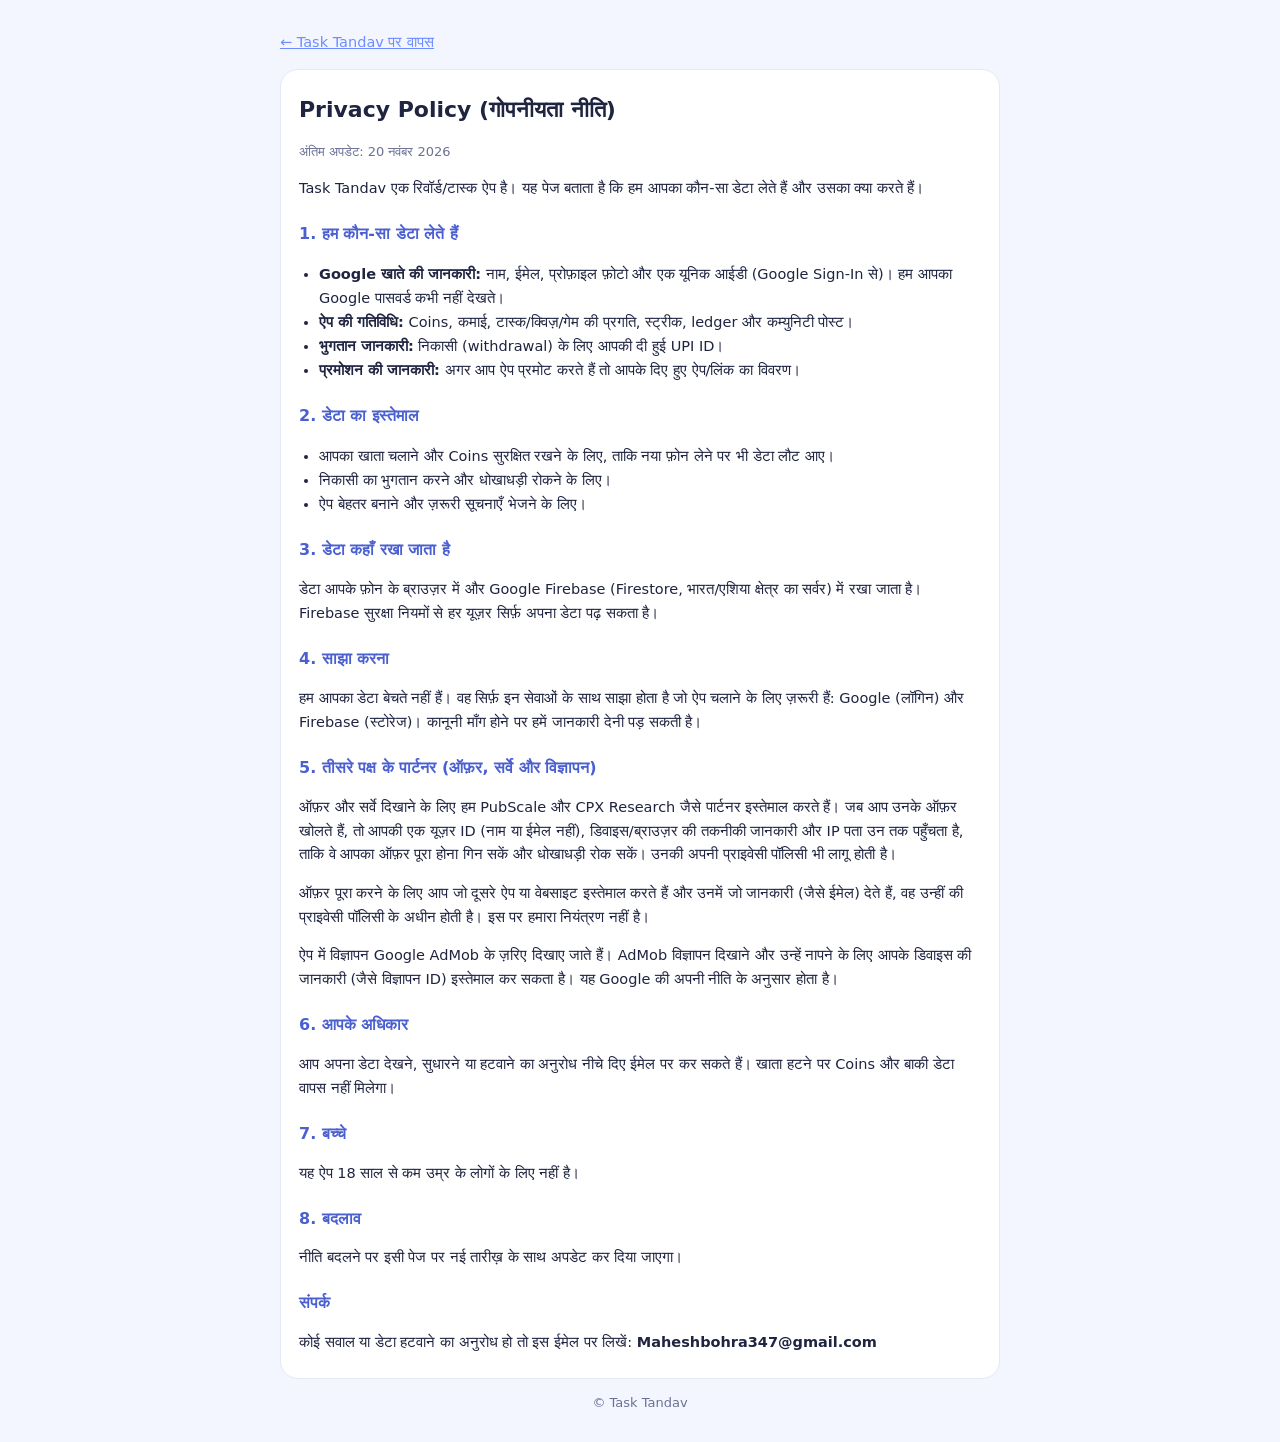
<file: privacy.html>
<!doctype html><html lang="hi"><head><meta charset="utf-8"><meta name="viewport" content="width=device-width,initial-scale=1"><title>Privacy Policy - Task Tandav</title>
<style>:root{--bg:#f4f6ff;--card:#fff;--blue:#6c8cff;--text:#1f2440;--muted:#6b7194;--line:#e4e8f7}
body{margin:0;font-family:system-ui,-apple-system,"Segoe UI",Roboto,"Noto Sans Devanagari",sans-serif;background:var(--bg);color:var(--text);line-height:1.65}
.w{max-width:720px;margin:0 auto;padding:16px}.card{background:var(--card);border:1px solid var(--line);border-radius:18px;padding:18px 18px 8px}
h1{font-size:22px;margin:4px 0 2px}h2{font-size:16px;margin:20px 0 4px;color:#4a5fd0}p,li{font-size:14.5px}ul{padding-left:20px}
.m{color:var(--muted);font-size:13px}a{color:var(--blue)}.n{background:#fff3d6;border-radius:10px;padding:8px 12px;font-size:13px;margin:12px 0}</style></head><body><div class="w"><p><a href="./">← Task Tandav पर वापस</a></p><div class="card">
<h1>Privacy Policy (गोपनीयता नीति)</h1><p class="m">अंतिम अपडेट: 20 नवंबर 2026</p>
<p>Task Tandav एक रिवॉर्ड/टास्क ऐप है। यह पेज बताता है कि हम आपका कौन-सा डेटा लेते हैं और उसका क्या करते हैं।</p>
<h2>1. हम कौन-सा डेटा लेते हैं</h2><ul>
<li><b>Google खाते की जानकारी:</b> नाम, ईमेल, प्रोफ़ाइल फ़ोटो और एक यूनिक आईडी (Google Sign-In से)। हम आपका Google पासवर्ड कभी नहीं देखते।</li>
<li><b>ऐप की गतिविधि:</b> Coins, कमाई, टास्क/क्विज़/गेम की प्रगति, स्ट्रीक, ledger और कम्युनिटी पोस्ट।</li>
<li><b>भुगतान जानकारी:</b> निकासी (withdrawal) के लिए आपकी दी हुई UPI ID।</li>
<li><b>प्रमोशन की जानकारी:</b> अगर आप ऐप प्रमोट करते हैं तो आपके दिए हुए ऐप/लिंक का विवरण।</li></ul>
<h2>2. डेटा का इस्तेमाल</h2><ul><li>आपका खाता चलाने और Coins सुरक्षित रखने के लिए, ताकि नया फ़ोन लेने पर भी डेटा लौट आए।</li><li>निकासी का भुगतान करने और धोखाधड़ी रोकने के लिए।</li><li>ऐप बेहतर बनाने और ज़रूरी सूचनाएँ भेजने के लिए।</li></ul>
<h2>3. डेटा कहाँ रखा जाता है</h2><p>डेटा आपके फ़ोन के ब्राउज़र में और Google Firebase (Firestore, भारत/एशिया क्षेत्र का सर्वर) में रखा जाता है। Firebase सुरक्षा नियमों से हर यूज़र सिर्फ़ अपना डेटा पढ़ सकता है।</p>
<h2>4. साझा करना</h2><p>हम आपका डेटा बेचते नहीं हैं। वह सिर्फ़ इन सेवाओं के साथ साझा होता है जो ऐप चलाने के लिए ज़रूरी हैं: Google (लॉगिन) और Firebase (स्टोरेज)। कानूनी माँग होने पर हमें जानकारी देनी पड़ सकती है।</p><h2>5. तीसरे पक्ष के पार्टनर (ऑफ़र, सर्वे और विज्ञापन)</h2><p>ऑफ़र और सर्वे दिखाने के लिए हम PubScale और CPX Research जैसे पार्टनर इस्तेमाल करते हैं। जब आप उनके ऑफ़र खोलते हैं, तो आपकी एक यूज़र ID (नाम या ईमेल नहीं), डिवाइस/ब्राउज़र की तकनीकी जानकारी और IP पता उन तक पहुँचता है, ताकि वे आपका ऑफ़र पूरा होना गिन सकें और धोखाधड़ी रोक सकें। उनकी अपनी प्राइवेसी पॉलिसी भी लागू होती है।</p><p>ऑफ़र पूरा करने के लिए आप जो दूसरे ऐप या वेबसाइट इस्तेमाल करते हैं और उनमें जो जानकारी (जैसे ईमेल) देते हैं, वह उन्हीं की प्राइवेसी पॉलिसी के अधीन होती है। इस पर हमारा नियंत्रण नहीं है।</p><p>ऐप में विज्ञापन Google AdMob के ज़रिए दिखाए जाते हैं। AdMob विज्ञापन दिखाने और उन्हें नापने के लिए आपके डिवाइस की जानकारी (जैसे विज्ञापन ID) इस्तेमाल कर सकता है। यह Google की अपनी नीति के अनुसार होता है।</p>
<h2>6. आपके अधिकार</h2><p>आप अपना डेटा देखने, सुधारने या हटवाने का अनुरोध नीचे दिए ईमेल पर कर सकते हैं। खाता हटने पर Coins और बाकी डेटा वापस नहीं मिलेगा।</p>
<h2>7. बच्चे</h2><p>यह ऐप 18 साल से कम उम्र के लोगों के लिए नहीं है।</p>
<h2>8. बदलाव</h2><p>नीति बदलने पर इसी पेज पर नई तारीख़ के साथ अपडेट कर दिया जाएगा।</p><h2>संपर्क</h2><p>कोई सवाल या डेटा हटवाने का अनुरोध हो तो इस ईमेल पर लिखें: <b>Maheshbohra347@gmail.com</b></p></div><p class="m" style="text-align:center">© Task Tandav</p></div></body></html>
</file>
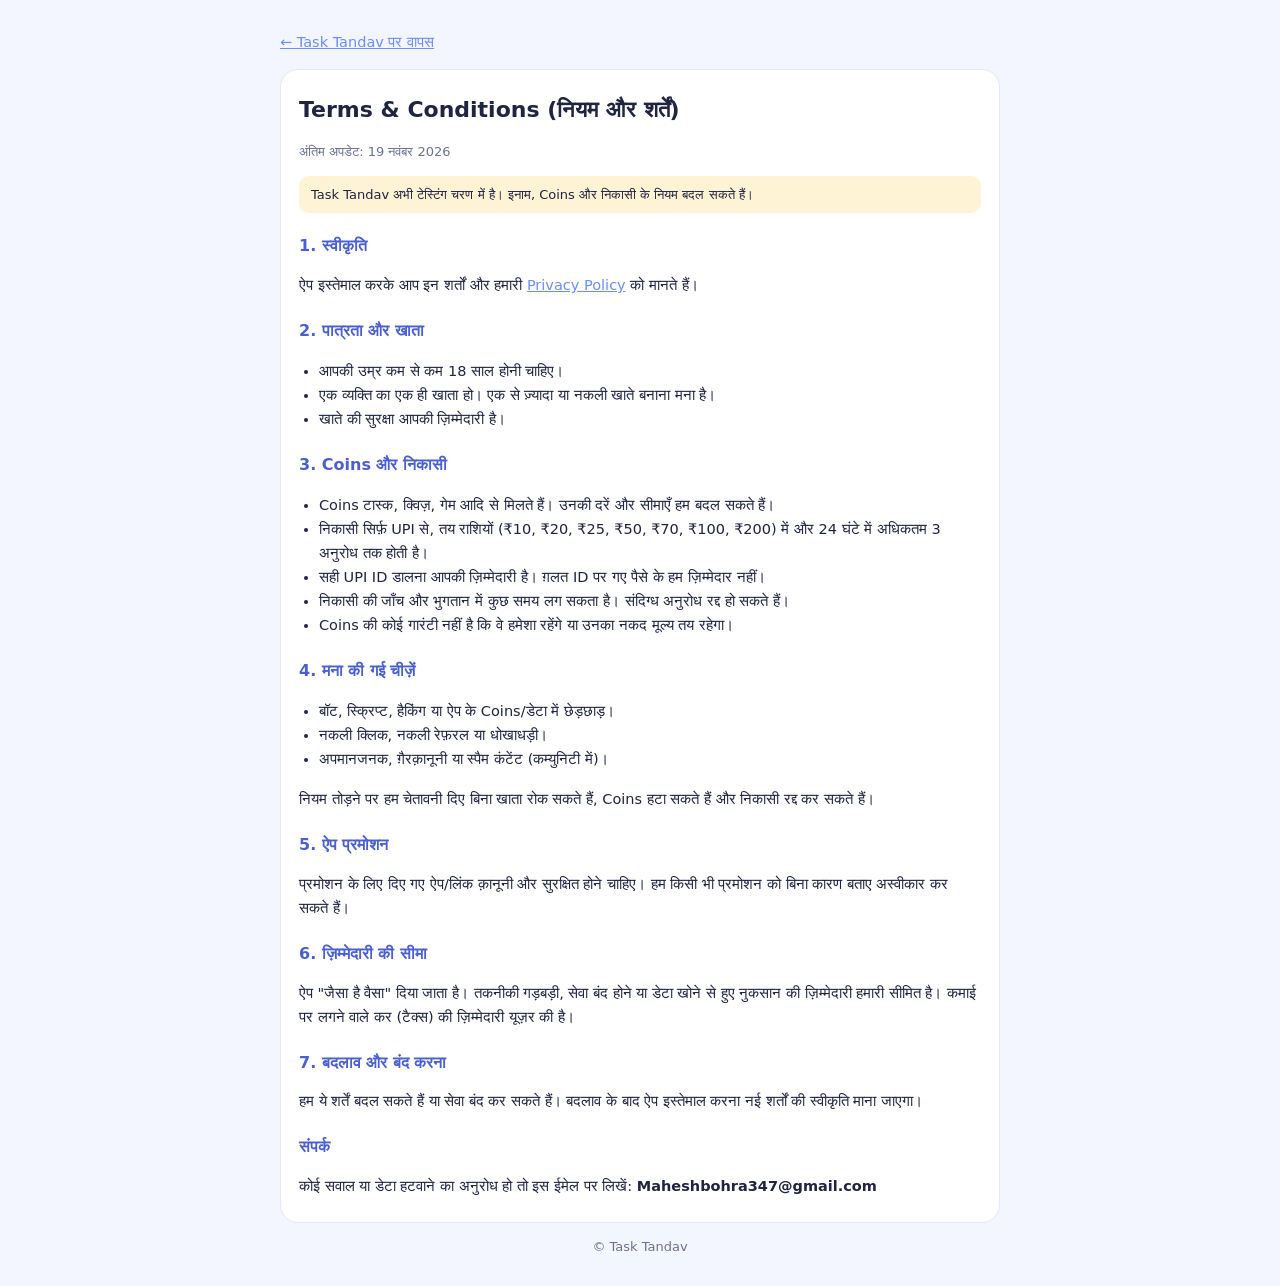
<file: terms.html>
<!doctype html><html lang="hi"><head><meta charset="utf-8"><meta name="viewport" content="width=device-width,initial-scale=1"><title>Terms & Conditions - Task Tandav</title>
<style>:root{--bg:#f4f6ff;--card:#fff;--blue:#6c8cff;--text:#1f2440;--muted:#6b7194;--line:#e4e8f7}
body{margin:0;font-family:system-ui,-apple-system,"Segoe UI",Roboto,"Noto Sans Devanagari",sans-serif;background:var(--bg);color:var(--text);line-height:1.65}
.w{max-width:720px;margin:0 auto;padding:16px}.card{background:var(--card);border:1px solid var(--line);border-radius:18px;padding:18px 18px 8px}
h1{font-size:22px;margin:4px 0 2px}h2{font-size:16px;margin:20px 0 4px;color:#4a5fd0}p,li{font-size:14.5px}ul{padding-left:20px}
.m{color:var(--muted);font-size:13px}a{color:var(--blue)}.n{background:#fff3d6;border-radius:10px;padding:8px 12px;font-size:13px;margin:12px 0}</style></head><body><div class="w"><p><a href="./">← Task Tandav पर वापस</a></p><div class="card">
<h1>Terms &amp; Conditions (नियम और शर्तें)</h1><p class="m">अंतिम अपडेट: 19 नवंबर 2026</p>
<div class="n">Task Tandav अभी टेस्टिंग चरण में है। इनाम, Coins और निकासी के नियम बदल सकते हैं।</div>
<h2>1. स्वीकृति</h2><p>ऐप इस्तेमाल करके आप इन शर्तों और हमारी <a href="privacy.html">Privacy Policy</a> को मानते हैं।</p>
<h2>2. पात्रता और खाता</h2><ul><li>आपकी उम्र कम से कम 18 साल होनी चाहिए।</li><li>एक व्यक्ति का एक ही खाता हो। एक से ज़्यादा या नकली खाते बनाना मना है।</li><li>खाते की सुरक्षा आपकी ज़िम्मेदारी है।</li></ul>
<h2>3. Coins और निकासी</h2><ul><li>Coins टास्क, क्विज़, गेम आदि से मिलते हैं। उनकी दरें और सीमाएँ हम बदल सकते हैं।</li><li>निकासी सिर्फ़ UPI से, तय राशियों (₹10, ₹20, ₹25, ₹50, ₹70, ₹100, ₹200) में और 24 घंटे में अधिकतम 3 अनुरोध तक होती है।</li><li>सही UPI ID डालना आपकी ज़िम्मेदारी है। ग़लत ID पर गए पैसे के हम ज़िम्मेदार नहीं।</li><li>निकासी की जाँच और भुगतान में कुछ समय लग सकता है। संदिग्ध अनुरोध रद्द हो सकते हैं।</li><li>Coins की कोई गारंटी नहीं है कि वे हमेशा रहेंगे या उनका नकद मूल्य तय रहेगा।</li></ul>
<h2>4. मना की गई चीज़ें</h2><ul><li>बॉट, स्क्रिप्ट, हैकिंग या ऐप के Coins/डेटा में छेड़छाड़।</li><li>नकली क्लिक, नकली रेफ़रल या धोखाधड़ी।</li><li>अपमानजनक, ग़ैरक़ानूनी या स्पैम कंटेंट (कम्युनिटी में)।</li></ul>
<p>नियम तोड़ने पर हम चेतावनी दिए बिना खाता रोक सकते हैं, Coins हटा सकते हैं और निकासी रद्द कर सकते हैं।</p>
<h2>5. ऐप प्रमोशन</h2><p>प्रमोशन के लिए दिए गए ऐप/लिंक क़ानूनी और सुरक्षित होने चाहिए। हम किसी भी प्रमोशन को बिना कारण बताए अस्वीकार कर सकते हैं।</p>
<h2>6. ज़िम्मेदारी की सीमा</h2><p>ऐप "जैसा है वैसा" दिया जाता है। तकनीकी गड़बड़ी, सेवा बंद होने या डेटा खोने से हुए नुकसान की ज़िम्मेदारी हमारी सीमित है। कमाई पर लगने वाले कर (टैक्स) की ज़िम्मेदारी यूज़र की है।</p>
<h2>7. बदलाव और बंद करना</h2><p>हम ये शर्तें बदल सकते हैं या सेवा बंद कर सकते हैं। बदलाव के बाद ऐप इस्तेमाल करना नई शर्तों की स्वीकृति माना जाएगा।</p><h2>संपर्क</h2><p>कोई सवाल या डेटा हटवाने का अनुरोध हो तो इस ईमेल पर लिखें: <b>Maheshbohra347@gmail.com</b></p></div><p class="m" style="text-align:center">© Task Tandav</p></div></body></html>
</file>
